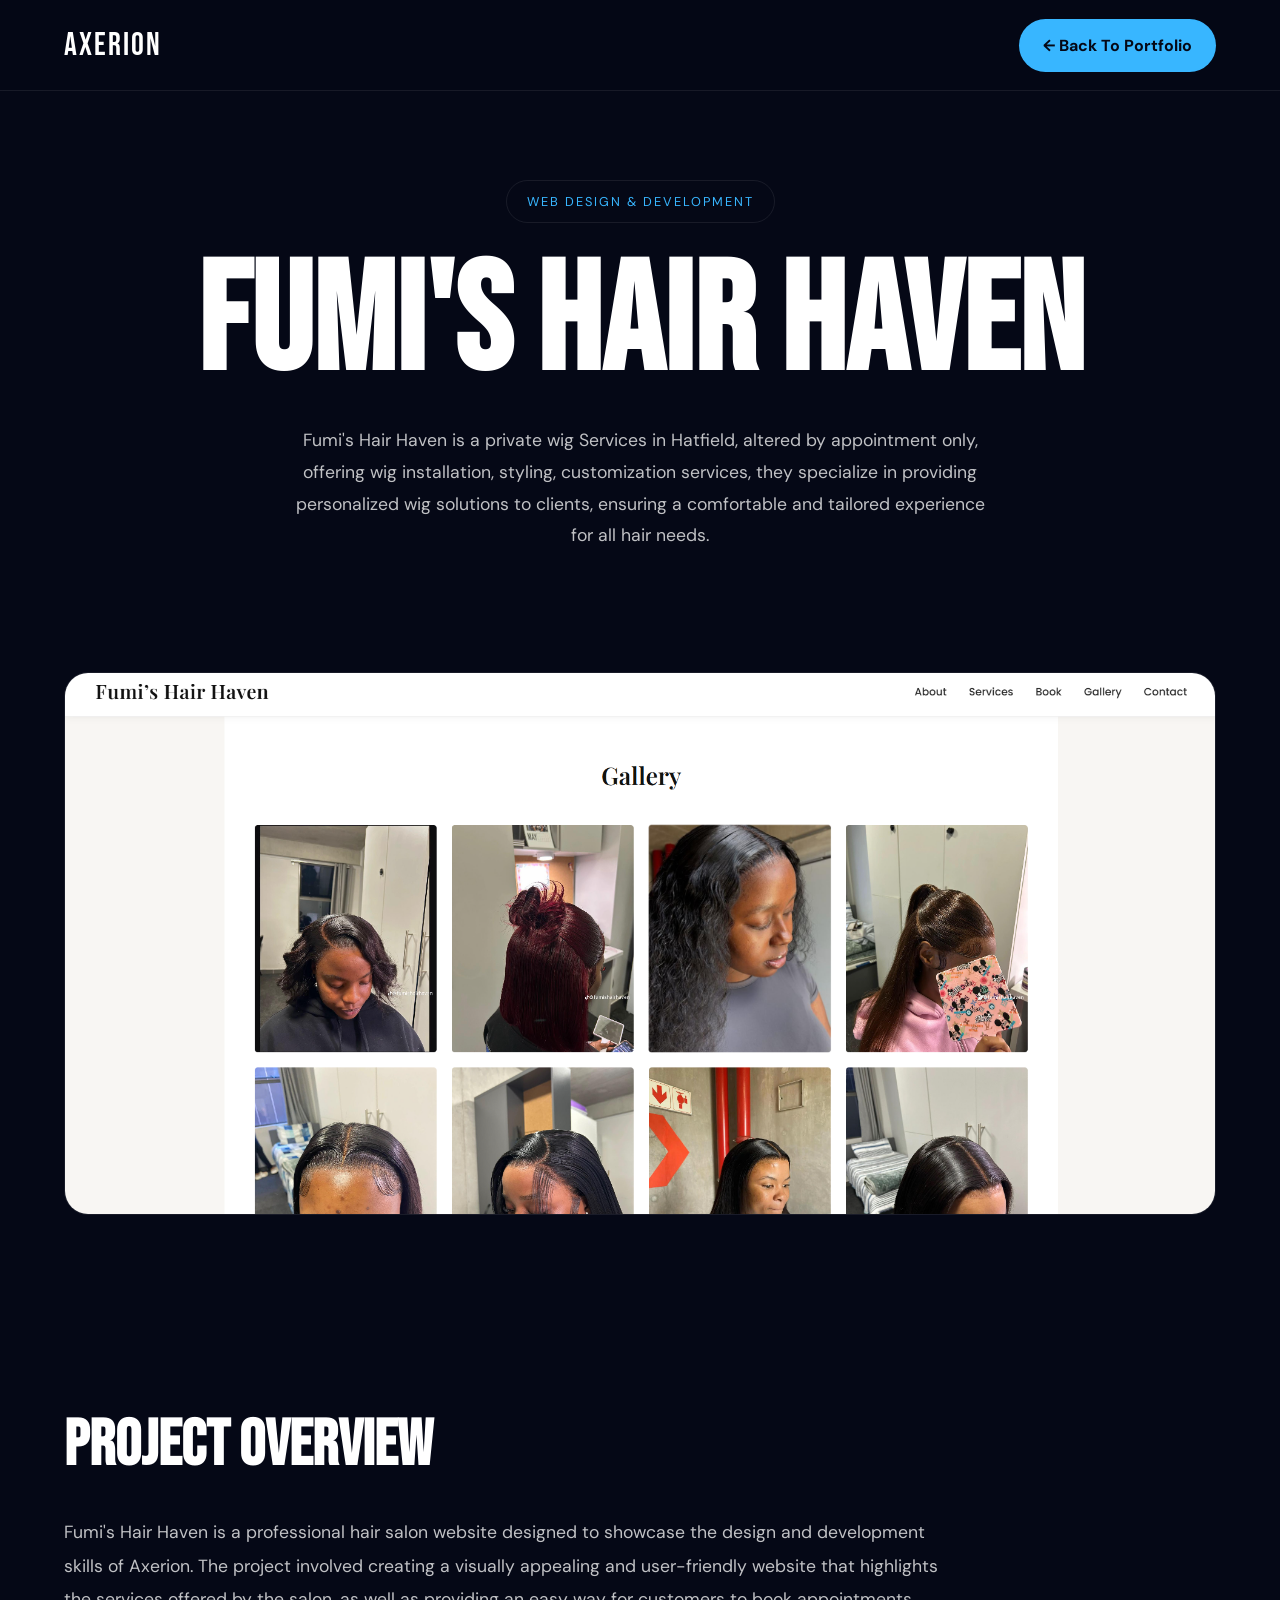
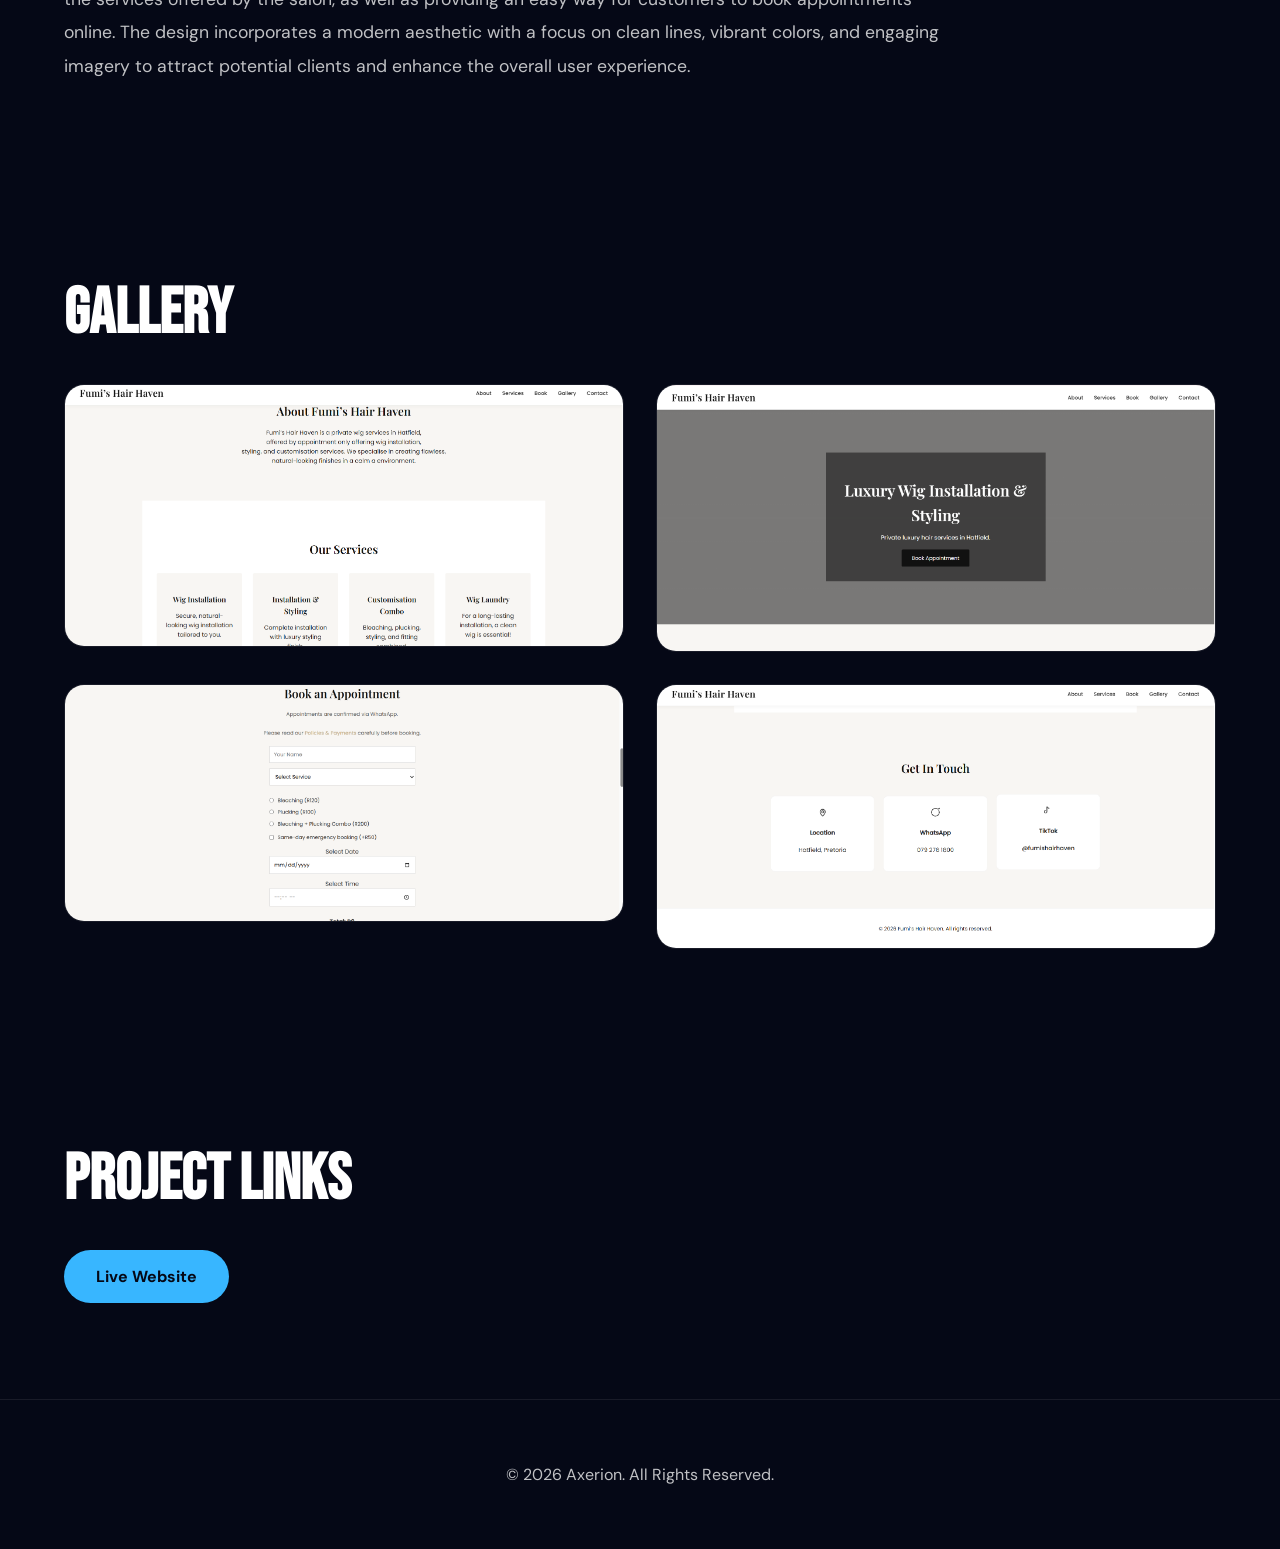
<file: Fumihair.html>
<!DOCTYPE html>
<html lang="en">
<head>
<meta charset="UTF-8">
<meta name="viewport" content="width=device-width, initial-scale=1.0">

<title>Fumihair | Axerion</title>

<link rel="preconnect" href="https://fonts.googleapis.com">
<link rel="icon" href="assets/images/Axerion_Logo.png" type="image/png"/>
<link rel="preconnect" href="https://fonts.gstatic.com" crossorigin>

<link href="https://fonts.googleapis.com/css2?family=Bebas+Neue&family=DM+Sans:wght@300;400;500;700&display=swap" rel="stylesheet">

<style>

/* ==========================
   RESET
========================== */

*{
margin:0;
padding:0;
box-sizing:border-box;
}

html{
scroll-behavior:smooth;
}

body{

font-family:'DM Sans',sans-serif;

background:#050816;

color:#ffffff;

overflow-x:hidden;
}

img{
display:block;
max-width:100%;
}

a{
text-decoration:none;
color:inherit;
}

/* ==========================
   VARIABLES
========================== */

:root{

--bg:#050816;

--surface:#0F172A;

--surface-light:#16213E;

--accent:#38B6FF;

--accent-dark:#0A4EA8;

--white:#ffffff;

--text:rgba(255,255,255,.75);

}

/* ==========================
   CONTAINER
========================== */

.container{

width:min(90%,1200px);

margin:auto;
}

/* ==========================
   NAVBAR
========================== */

.navbar{

position:fixed;

top:0;

left:0;

width:100%;

z-index:1000;

background:rgba(5,8,22,.85);

backdrop-filter:blur(20px);

border-bottom:
1px solid rgba(255,255,255,.08);
}

.navbar .container{

height:90px;

display:flex;

align-items:center;

justify-content:space-between;
}

.logo{

font-family:'Bebas Neue',sans-serif;

font-size:2rem;

letter-spacing:2px;
}

.back-btn{

padding:1rem 1.5rem;

background:var(--accent);

color:#050816;

font-weight:700;

border-radius:100px;
}

/* ==========================
   HERO
========================== */

.project-hero{

padding-top:180px;

padding-bottom:120px;

text-align:center;
}

.project-tag{

display:inline-block;

padding:.75rem 1.25rem;

border-radius:100px;

border:1px solid rgba(255,255,255,.08);

color:var(--accent);

font-size:.8rem;

letter-spacing:2px;

margin-bottom:2rem;
}

.project-hero h1{

font-family:'Bebas Neue',sans-serif;

font-size:clamp(5rem,12vw,10rem);

line-height:.9;

margin-bottom:2rem;
}

.project-hero p{

max-width:700px;

margin:auto;

font-size:1.1rem;

line-height:1.8;

color:var(--text);
}

/* ==========================
   COVER IMAGE
========================== */

.project-cover{

padding-bottom:6rem;
}

.project-cover img{

width:100%;

border-radius:24px;

border:
1px solid rgba(255,255,255,.08);
}

/* ==========================
   OVERVIEW
========================== */

.project-overview{

padding:6rem 0;
}

.section-title{

font-family:'Bebas Neue',sans-serif;

font-size:4rem;

margin-bottom:2rem;
}

.project-overview p{

max-width:900px;

line-height:1.9;

font-size:1.1rem;

color:var(--text);
}

/* ==========================
   GALLERY
========================== */

.gallery{

padding:6rem 0;
}

.gallery-grid{

display:grid;

grid-template-columns:
repeat(2,1fr);

gap:2rem;
}

.gallery-grid img{

width:100%;

border-radius:20px;

border:
1px solid rgba(255,255,255,.08);

transition:.3s ease;
}

.gallery-grid img:hover{

transform:translateY(-8px);
}

/* ==========================
   LINKS
========================== */

.project-links{

padding:6rem 0;
}

.link-buttons{

display:flex;

gap:1rem;

flex-wrap:wrap;
}

.project-btn{

padding:1rem 2rem;

background:var(--accent);

color:#050816;

font-weight:700;

border-radius:100px;

transition:.3s;
}

.project-btn:hover{

transform:translateY(-3px);
}

/* ==========================
   FOOTER
========================== */

footer{

padding:4rem 0;

text-align:center;

color:var(--text);

border-top:
1px solid rgba(255,255,255,.08);
}

/* ==========================
   MOBILE
========================== */

@media(max-width:768px){

.project-hero{

padding-top:140px;
}

.project-hero h1{

font-size:4rem;
}

.gallery-grid{

grid-template-columns:1fr;
}

.section-title{

font-size:3rem;
}

.back-btn{

padding:.8rem 1.2rem;
}

}

</style>

</head>

<body>

<!-- NAVBAR -->

<nav class="navbar">

<div class="container">

<div class="logo">

AXERION

</div>

<a href="index.html" class="back-btn">

← Back To Portfolio

</a>

</div>

</nav>

<!-- HERO -->

<section class="project-hero">

<div class="container">

<span class="project-tag">

WEB DESIGN & DEVELOPMENT

</span>

<h1>

Fumi's Hair Haven

</h1>

<p>

Fumi's Hair Haven is a private wig Services in Hatfield, altered by appointment only, offering wig installation, styling, customization services,
 they specialize in providing personalized wig solutions to clients, ensuring a comfortable and tailored experience for all hair needs.

</p>

</div>

</section>

<!-- COVER IMAGE -->

<section class="project-cover">

<div class="container">

<img
src="assets/images/Fumi hero.png"
alt="Project Cover">

</div>

</section>

<!-- OVERVIEW -->

<section class="project-overview">

<div class="container">

<h2 class="section-title">

PROJECT OVERVIEW

</h2>

<p>
Fumi's Hair Haven is a professional hair salon website designed to showcase the design and development skills of Axerion.
 The project involved creating a visually appealing and user-friendly website that highlights the services offered by the salon, 
 as well as providing an easy way for customers to book appointments online. 
 The design incorporates a modern aesthetic with a focus on clean lines, vibrant colors, and engaging imagery to attract potential clients and enhance the overall user experience.

</p>

</div>

</section>

<!-- GALLERY -->

<section class="gallery">

<div class="container">

<h2 class="section-title">

GALLERY

</h2>

<div class="gallery-grid">

<img src="assets/images/Fumi1.png">

<img src="assets/images/Fumi2.png">

<img src="assets/images/Fumi3.png">

<img src="assets/images/Fumi4.png">

</div>

</div>

</section>

<!-- LINKS -->

<section class="project-links">

<div class="container">

<h2 class="section-title">

PROJECT LINKS

</h2>

<div class="link-buttons">

<a
href="https://tshegoszn.github.io/fumis-hair-haven/"
target="_blank"
class="project-btn">

Live Website

</a>



</div>

</div>

</section>

<footer>

© 2026 Axerion. All Rights Reserved.

</footer>

</body>
</html>
</file>
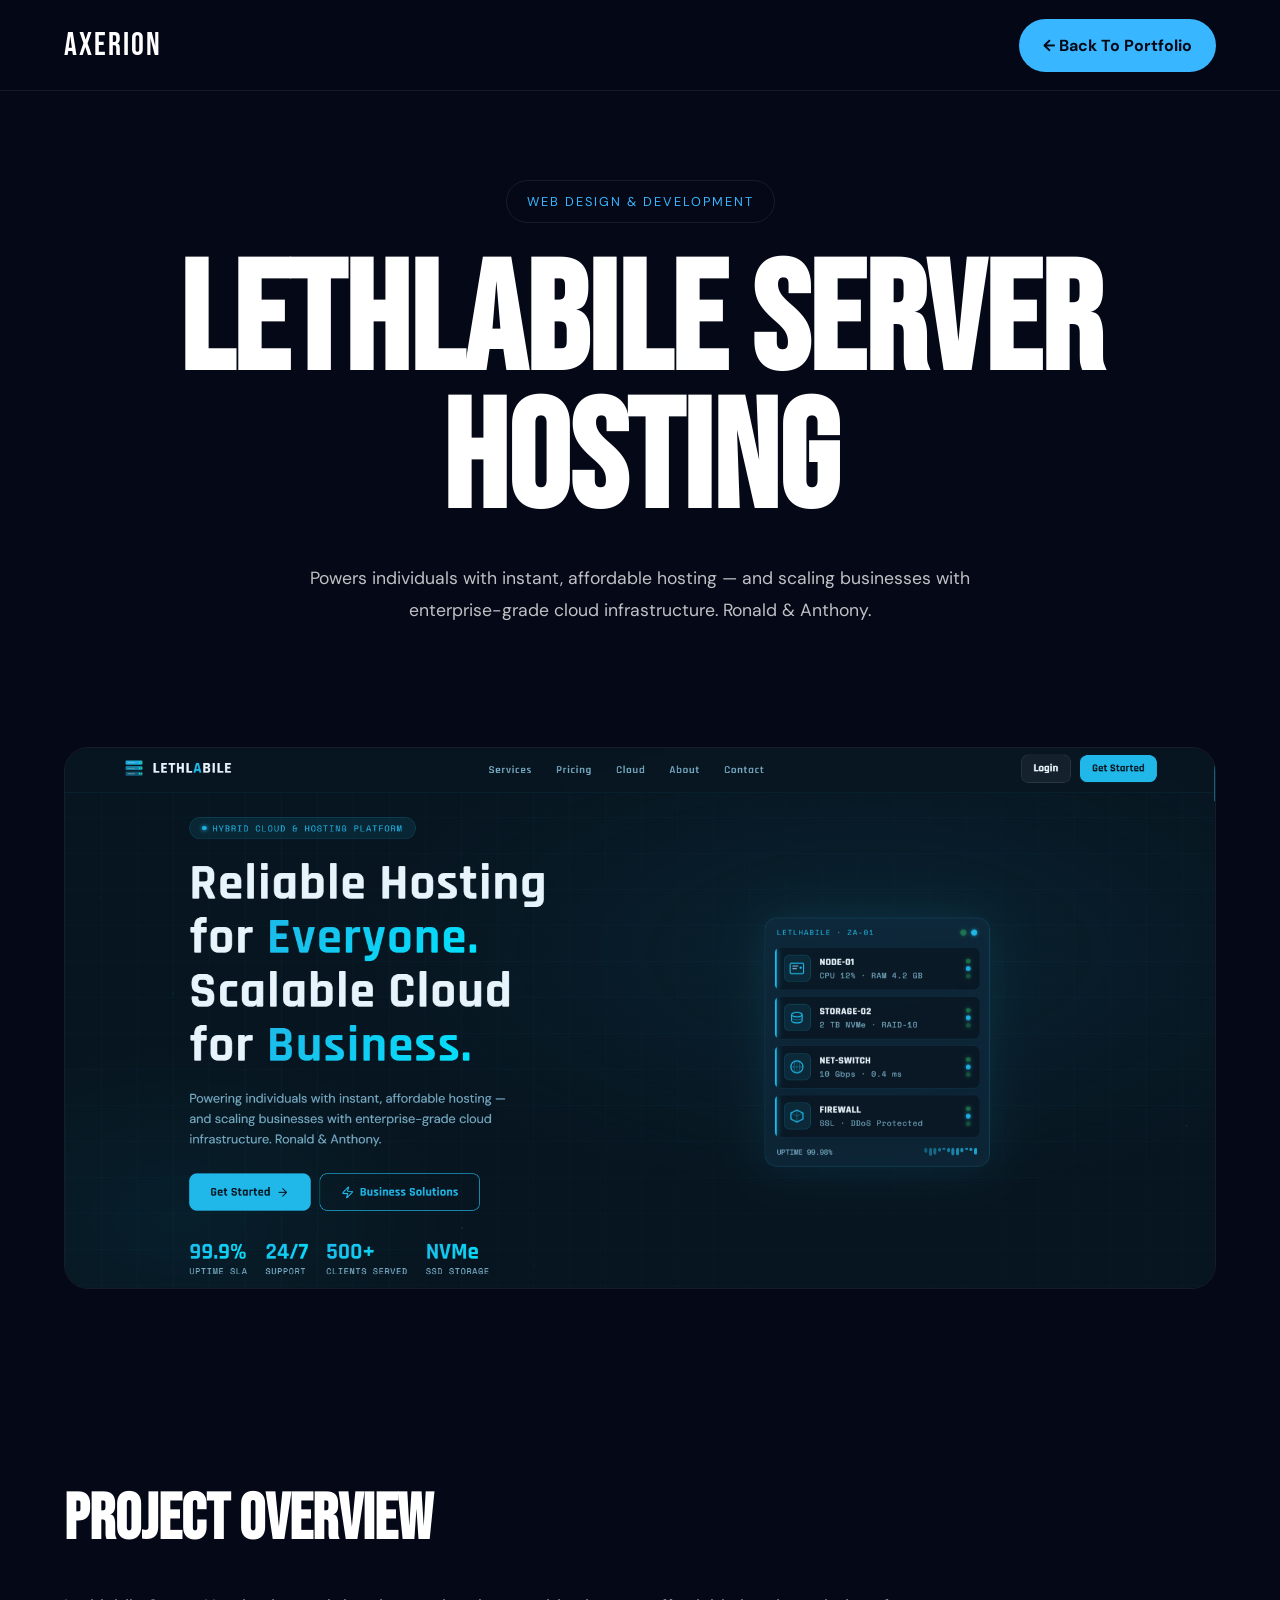
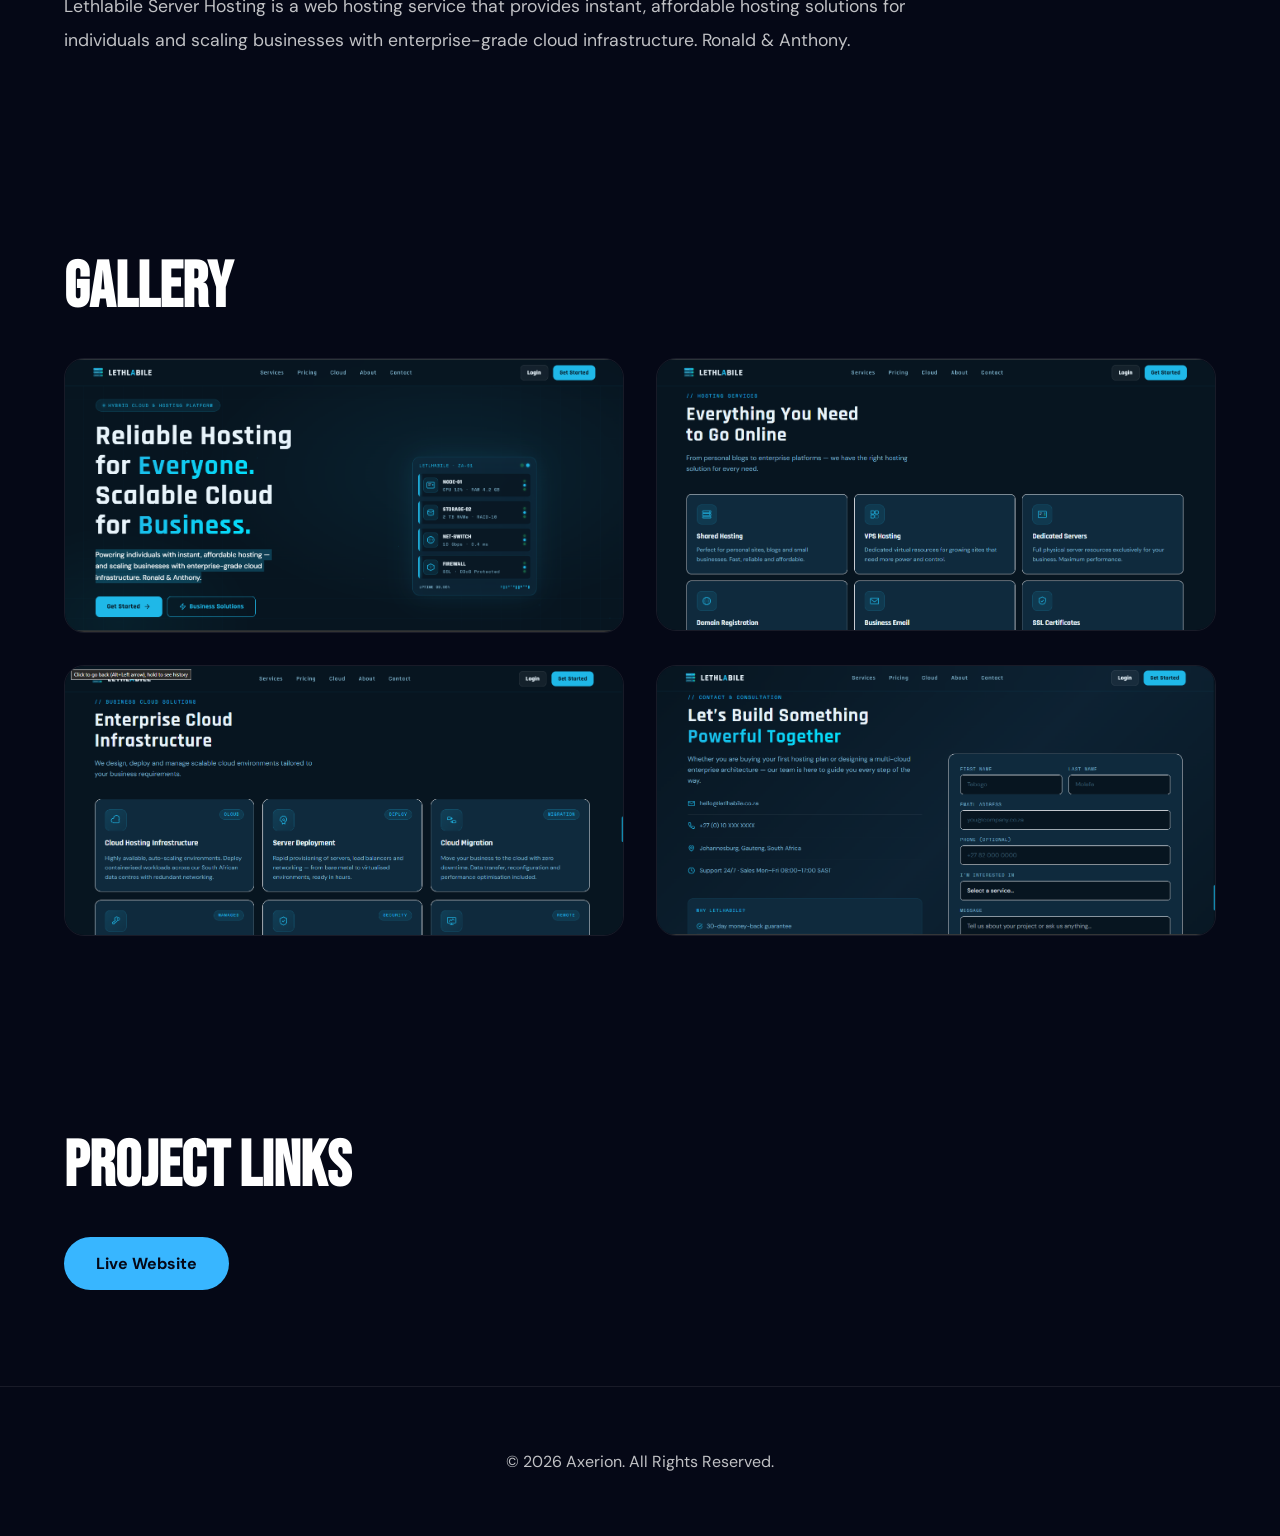
<file: Lethlabile.html>
<!DOCTYPE html>
<html lang="en">
<head>
<meta charset="UTF-8">
<meta name="viewport" content="width=device-width, initial-scale=1.0">

<title>Lethlabile | Axerion</title>

<link rel="preconnect" href="https://fonts.googleapis.com">
<link rel="icon" href="assets/images/Axerion_Logo.png" type="image/png"/>
<link rel="preconnect" href="https://fonts.gstatic.com" crossorigin>

<link href="https://fonts.googleapis.com/css2?family=Bebas+Neue&family=DM+Sans:wght@300;400;500;700&display=swap" rel="stylesheet">

<style>

/* ==========================
   RESET
========================== */

*{
margin:0;
padding:0;
box-sizing:border-box;
}

html{
scroll-behavior:smooth;
}

body{

font-family:'DM Sans',sans-serif;

background:#050816;

color:#ffffff;

overflow-x:hidden;
}

img{
display:block;
max-width:100%;
}

a{
text-decoration:none;
color:inherit;
}

/* ==========================
   VARIABLES
========================== */

:root{

--bg:#050816;

--surface:#0F172A;

--surface-light:#16213E;

--accent:#38B6FF;

--accent-dark:#0A4EA8;

--white:#ffffff;

--text:rgba(255,255,255,.75);

}

/* ==========================
   CONTAINER
========================== */

.container{

width:min(90%,1200px);

margin:auto;
}

/* ==========================
   NAVBAR
========================== */

.navbar{

position:fixed;

top:0;

left:0;

width:100%;

z-index:1000;

background:rgba(5,8,22,.85);

backdrop-filter:blur(20px);

border-bottom:
1px solid rgba(255,255,255,.08);
}

.navbar .container{

height:90px;

display:flex;

align-items:center;

justify-content:space-between;
}

.logo{

font-family:'Bebas Neue',sans-serif;

font-size:2rem;

letter-spacing:2px;
}

.back-btn{

padding:1rem 1.5rem;

background:var(--accent);

color:#050816;

font-weight:700;

border-radius:100px;
}

/* ==========================
   HERO
========================== */

.project-hero{

padding-top:180px;

padding-bottom:120px;

text-align:center;
}

.project-tag{

display:inline-block;

padding:.75rem 1.25rem;

border-radius:100px;

border:1px solid rgba(255,255,255,.08);

color:var(--accent);

font-size:.8rem;

letter-spacing:2px;

margin-bottom:2rem;
}

.project-hero h1{

font-family:'Bebas Neue',sans-serif;

font-size:clamp(5rem,12vw,10rem);

line-height:.9;

margin-bottom:2rem;
}

.project-hero p{

max-width:700px;

margin:auto;

font-size:1.1rem;

line-height:1.8;

color:var(--text);
}

/* ==========================
   COVER IMAGE
========================== */

.project-cover{

padding-bottom:6rem;
}

.project-cover img{

width:100%;

border-radius:24px;

border:
1px solid rgba(255,255,255,.08);
}

/* ==========================
   OVERVIEW
========================== */

.project-overview{

padding:6rem 0;
}

.section-title{

font-family:'Bebas Neue',sans-serif;

font-size:4rem;

margin-bottom:2rem;
}

.project-overview p{

max-width:900px;

line-height:1.9;

font-size:1.1rem;

color:var(--text);
}

/* ==========================
   GALLERY
========================== */

.gallery{

padding:6rem 0;
}

.gallery-grid{

display:grid;

grid-template-columns:
repeat(2,1fr);

gap:2rem;
}

.gallery-grid img{

width:100%;

border-radius:20px;

border:
1px solid rgba(255,255,255,.08);

transition:.3s ease;
}

.gallery-grid img:hover{

transform:translateY(-8px);
}

/* ==========================
   LINKS
========================== */

.project-links{

padding:6rem 0;
}

.link-buttons{

display:flex;

gap:1rem;

flex-wrap:wrap;
}

.project-btn{

padding:1rem 2rem;

background:var(--accent);

color:#050816;

font-weight:700;

border-radius:100px;

transition:.3s;
}

.project-btn:hover{

transform:translateY(-3px);
}

/* ==========================
   FOOTER
========================== */

footer{

padding:4rem 0;

text-align:center;

color:var(--text);

border-top:
1px solid rgba(255,255,255,.08);
}

/* ==========================
   MOBILE
========================== */

@media(max-width:768px){

.project-hero{

padding-top:140px;
}

.project-hero h1{

font-size:4rem;
}

.gallery-grid{

grid-template-columns:1fr;
}

.section-title{

font-size:3rem;
}

.back-btn{

padding:.8rem 1.2rem;
}

}

</style>

</head>

<body>

<!-- NAVBAR -->

<nav class="navbar">

<div class="container">

<div class="logo">

AXERION

</div>

<a href="index.html" class="back-btn">

← Back To Portfolio

</a>

</div>

</nav>

<!-- HERO -->

<section class="project-hero">

<div class="container">

<span class="project-tag">

WEB DESIGN & DEVELOPMENT

</span>

<h1>

Lethlabile Server Hosting

</h1>

<p>
Powers individuals with instant, affordable hosting — and scaling businesses with enterprise-grade cloud infrastructure. Ronald & Anthony.

</p>

</div>

</section>

<!-- COVER IMAGE -->

<section class="project-cover">

<div class="container">

<img
src="assets/images/lethlabile hero.png"
alt="Project Cover">

</div>

</section>

<!-- OVERVIEW -->

<section class="project-overview">

<div class="container">

<h2 class="section-title">

PROJECT OVERVIEW

</h2>

<p>

Lethlabile Server Hosting is a web hosting service that provides instant,
 affordable hosting solutions for individuals and scaling businesses with enterprise-grade cloud infrastructure. 
 Ronald & Anthony.

</p>

</div>

</section>

<!-- GALLERY -->

<section class="gallery">

<div class="container">

<h2 class="section-title">

GALLERY

</h2>

<div class="gallery-grid">

<img src="assets/images/lethlabile1.png">

<img src="assets/images/lethlabile2.png">

<img src="assets/images/lethlabile3.png">

<img src="assets/images/lethlabile4.png">

</div>

</div>

</section>

<!-- LINKS -->

<section class="project-links">

<div class="container">

<h2 class="section-title">

PROJECT LINKS

</h2>

<div class="link-buttons">

<a
href="https://letlhabile.vercel.app/"
target="_blank"
class="project-btn">

Live Website

</a>


</div>

</div>

</section>

<footer>

© 2026 Axerion. All Rights Reserved.

</footer>

</body>
</html>
</file>
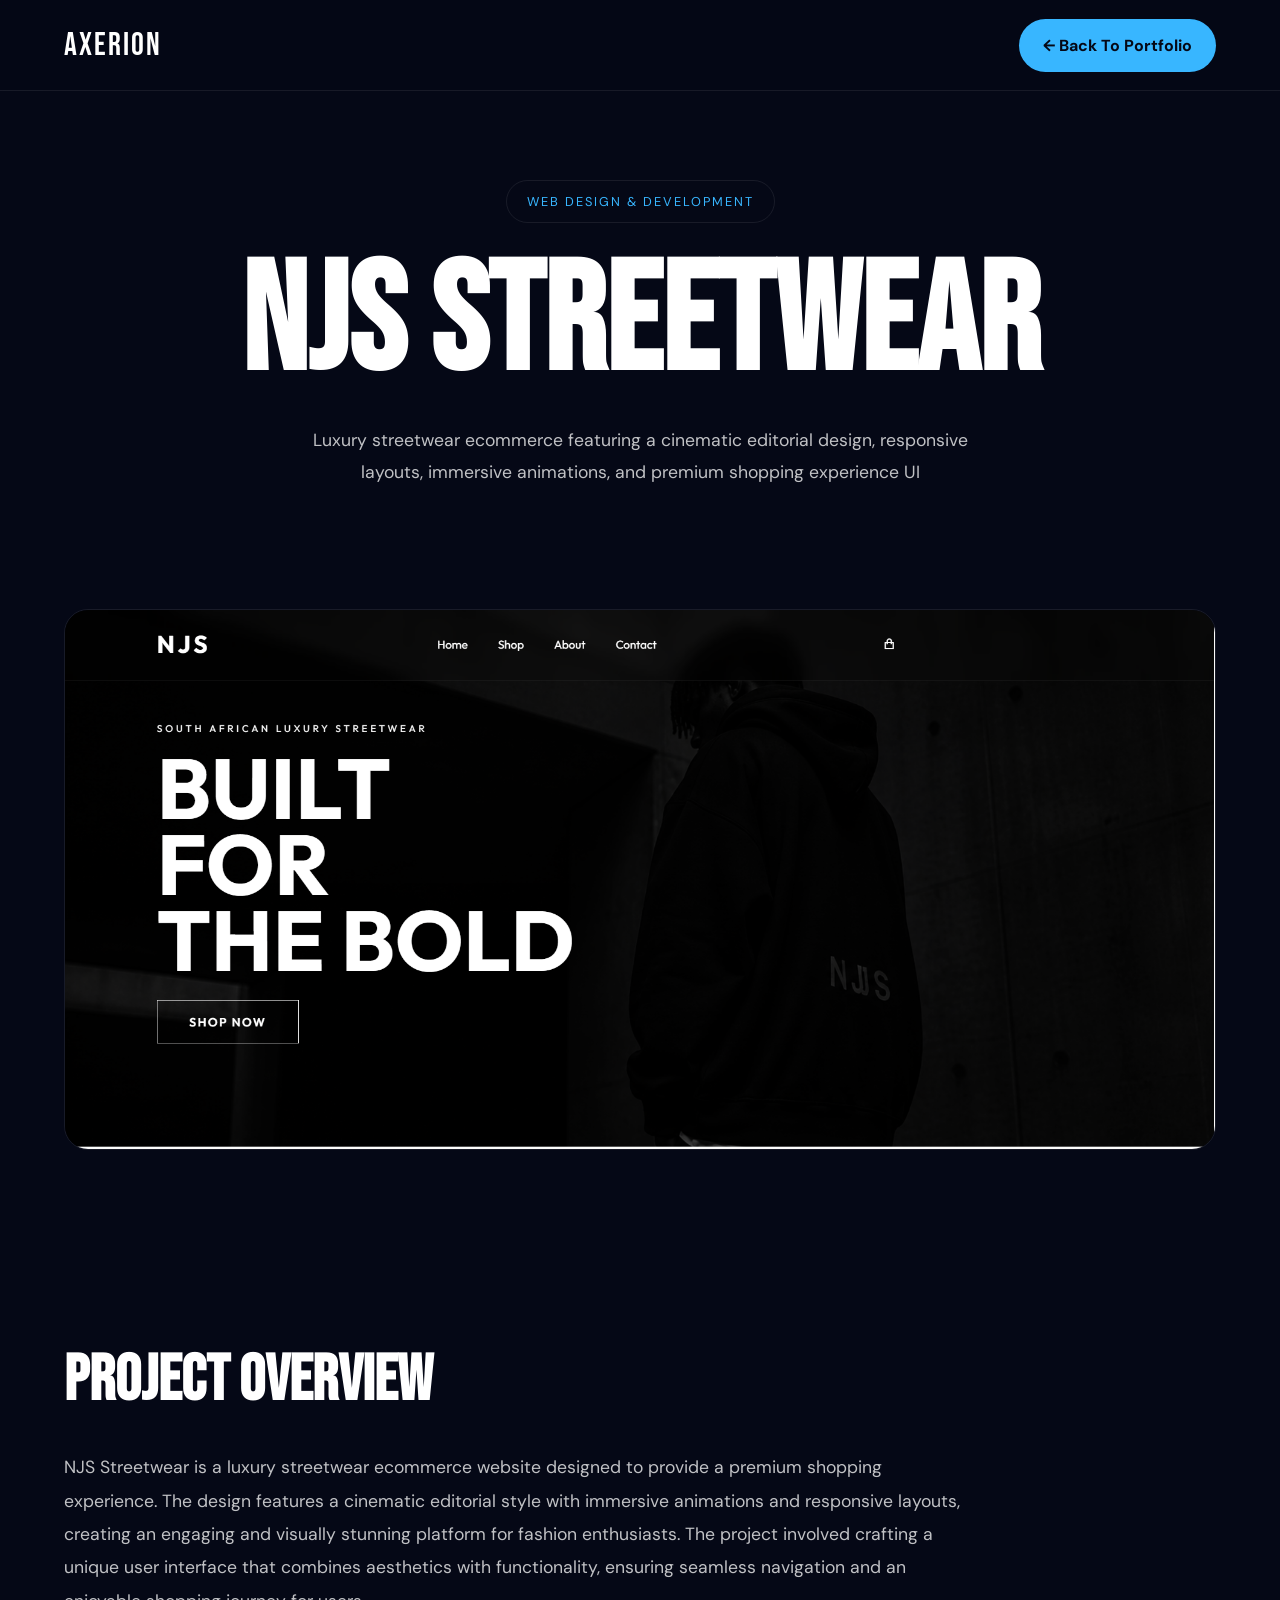
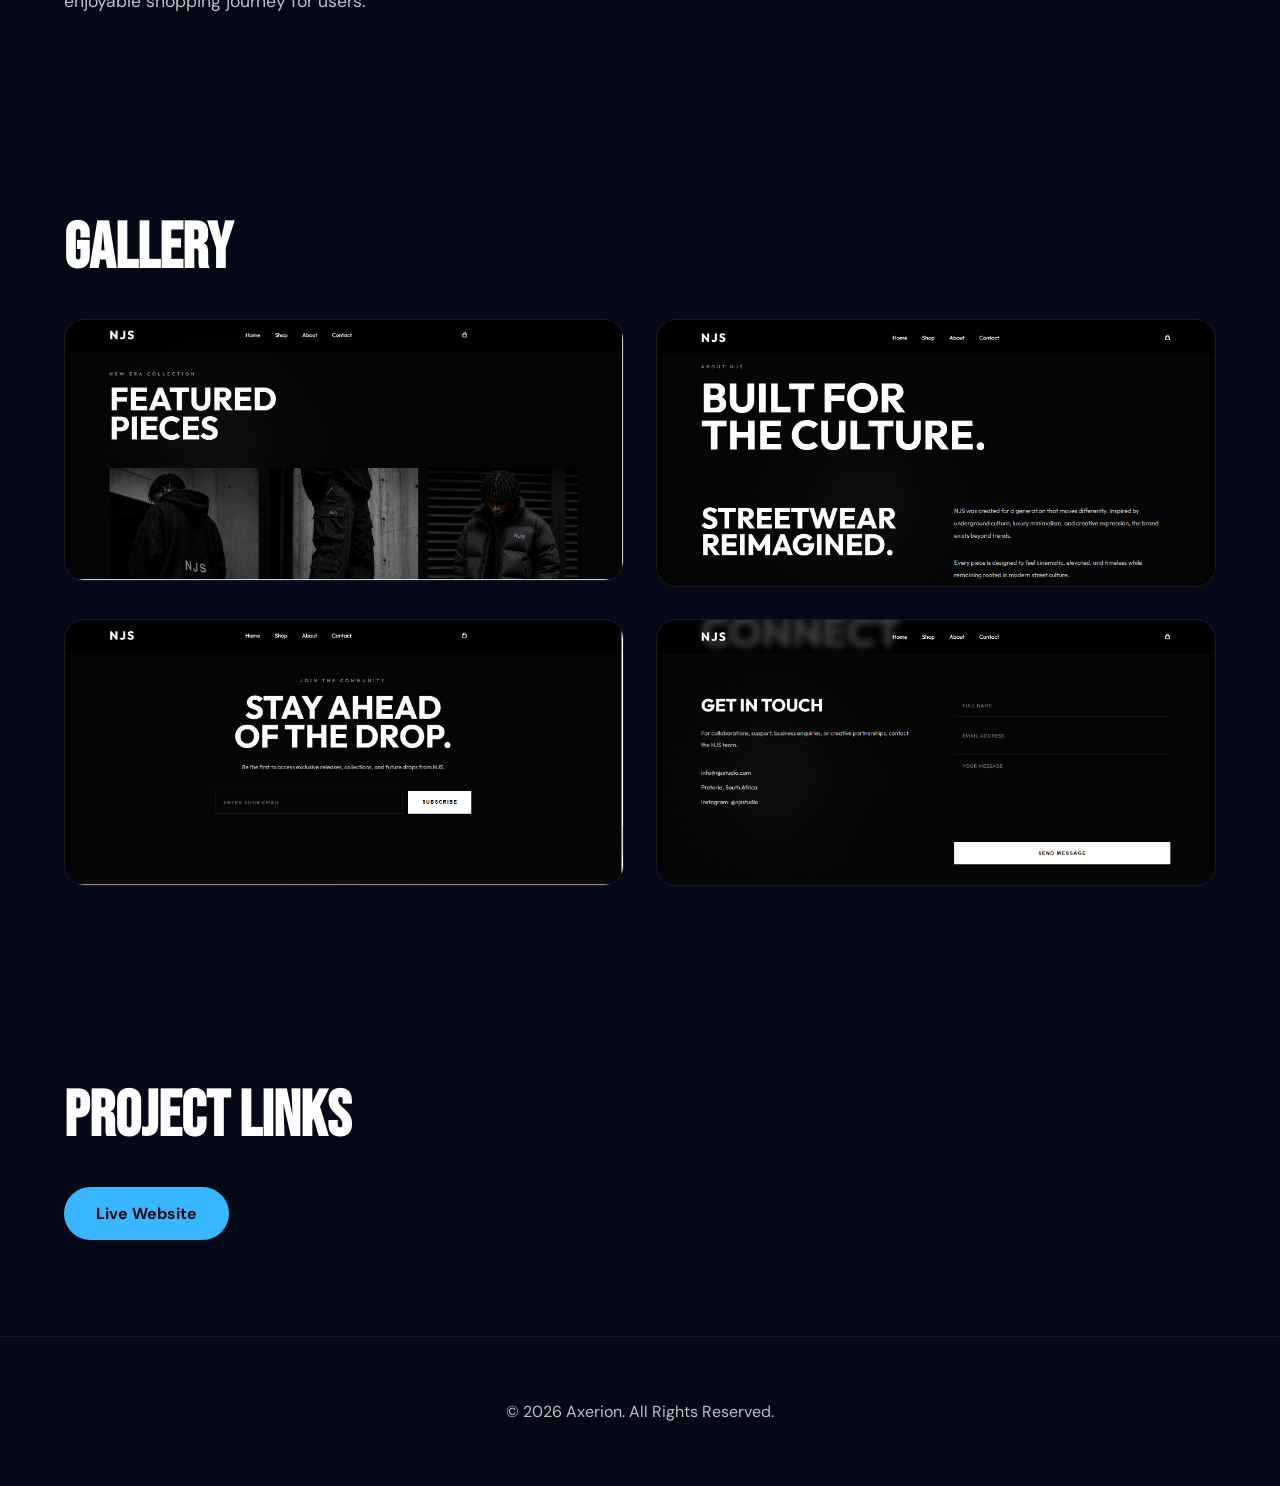
<file: NJS.html>
<!DOCTYPE html>
<html lang="en">
<head>
<meta charset="UTF-8">
<meta name="viewport" content="width=device-width, initial-scale=1.0">

<title>NJS Streetwear | Axerion</title>
<link rel="icon" href="assets/images/Axerion_Logo.png" type="image/png"/>

<link rel="preconnect" href="https://fonts.googleapis.com">
<link rel="preconnect" href="https://fonts.gstatic.com" crossorigin>

<link href="https://fonts.googleapis.com/css2?family=Bebas+Neue&family=DM+Sans:wght@300;400;500;700&display=swap" rel="stylesheet">

<style>

/* ==========================%
   RESET
========================== */

*{
margin:0;
padding:0;
box-sizing:border-box;
}

html{
scroll-behavior:smooth;
}

body{

font-family:'DM Sans',sans-serif;

background:#050816;

color:#ffffff;

overflow-x:hidden;
}

img{
display:block;
max-width:100%;
}

a{
text-decoration:none;
color:inherit;
}

/* ==========================
   VARIABLES
========================== */

:root{

--bg:#050816;

--surface:#0F172A;

--surface-light:#16213E;

--accent:#38B6FF;

--accent-dark:#0A4EA8;

--white:#ffffff;

--text:rgba(255,255,255,.75);

}

/* ==========================
   CONTAINER
========================== */

.container{

width:min(90%,1200px);

margin:auto;
}

/* ==========================
   NAVBAR
========================== */

.navbar{

position:fixed;

top:0;

left:0;

width:100%;

z-index:1000;

background:rgba(5,8,22,.85);

backdrop-filter:blur(20px);

border-bottom:
1px solid rgba(255,255,255,.08);
}

.navbar .container{

height:90px;

display:flex;

align-items:center;

justify-content:space-between;
}

.logo{

font-family:'Bebas Neue',sans-serif;

font-size:2rem;

letter-spacing:2px;
}

.back-btn{

padding:1rem 1.5rem;

background:var(--accent);

color:#050816;

font-weight:700;

border-radius:100px;
}

/* ==========================
   HERO
========================== */

.project-hero{

padding-top:180px;

padding-bottom:120px;

text-align:center;
}

.project-tag{

display:inline-block;

padding:.75rem 1.25rem;

border-radius:100px;

border:1px solid rgba(255,255,255,.08);

color:var(--accent);

font-size:.8rem;

letter-spacing:2px;

margin-bottom:2rem;
}

.project-hero h1{

font-family:'Bebas Neue',sans-serif;

font-size:clamp(5rem,12vw,10rem);

line-height:.9;

margin-bottom:2rem;
}

.project-hero p{

max-width:700px;

margin:auto;

font-size:1.1rem;

line-height:1.8;

color:var(--text);
}

/* ==========================
   COVER IMAGE
========================== */

.project-cover{

padding-bottom:6rem;
}

.project-cover img{

width:100%;

border-radius:24px;

border:
1px solid rgba(255,255,255,.08);
}

/* ==========================
   OVERVIEW
========================== */

.project-overview{

padding:6rem 0;
}

.section-title{

font-family:'Bebas Neue',sans-serif;

font-size:4rem;

margin-bottom:2rem;
}

.project-overview p{

max-width:900px;

line-height:1.9;

font-size:1.1rem;

color:var(--text);
}

/* ==========================
   GALLERY
========================== */

.gallery{

padding:6rem 0;
}

.gallery-grid{

display:grid;

grid-template-columns:
repeat(2,1fr);

gap:2rem;
}

.gallery-grid img{

width:100%;

border-radius:20px;

border:
1px solid rgba(255,255,255,.08);

transition:.3s ease;
}

.gallery-grid img:hover{

transform:translateY(-8px);
}

/* ==========================
   LINKS
========================== */

.project-links{

padding:6rem 0;
}

.link-buttons{

display:flex;

gap:1rem;

flex-wrap:wrap;
}

.project-btn{

padding:1rem 2rem;

background:var(--accent);

color:#050816;

font-weight:700;

border-radius:100px;

transition:.3s;
}

.project-btn:hover{

transform:translateY(-3px);
}

/* ==========================
   FOOTER
========================== */

footer{

padding:4rem 0;

text-align:center;

color:var(--text);

border-top:
1px solid rgba(255,255,255,.08);
}

/* ==========================
   MOBILE
========================== */

@media(max-width:768px){

.project-hero{

padding-top:140px;
}

.project-hero h1{

font-size:4rem;
}

.gallery-grid{

grid-template-columns:1fr;
}

.section-title{

font-size:3rem;
}

.back-btn{

padding:.8rem 1.2rem;
}

}

</style>

</head>

<body>

<!-- NAVBAR -->

<nav class="navbar">

<div class="container">

<div class="logo">

AXERION

</div>

<a href="index.html" class="back-btn">

← Back To Portfolio

</a>

</div>

</nav>

<!-- HERO -->

<section class="project-hero">

<div class="container">

<span class="project-tag">

WEB DESIGN & DEVELOPMENT

</span>

<h1>
NJS Streetwear

</h1>

<p>

Luxury streetwear ecommerce featuring a cinematic editorial design, responsive layouts, immersive animations, and premium shopping experience UI

</p>

</div>

</section>

<!-- COVER IMAGE -->

<section class="project-cover">

<div class="container">

<img
src="assets/images/Njs hero.png"
alt="Project Cover">

</div>

</section>

<!-- OVERVIEW -->

<section class="project-overview">

<div class="container">

<h2 class="section-title">

PROJECT OVERVIEW

</h2>

<p>
NJS Streetwear is a luxury streetwear ecommerce website designed to provide a premium shopping experience.
 The design features a cinematic editorial style with immersive animations and responsive layouts,
  creating an engaging and visually stunning platform for fashion enthusiasts. The project involved crafting a unique user interface that combines aesthetics with functionality, ensuring seamless navigation and an enjoyable shopping journey for users.

</p>

</div>

</section>

<!-- GALLERY -->

<section class="gallery">

<div class="container">

<h2 class="section-title">

GALLERY

</h2>

<div class="gallery-grid">

<img src="assets/images/Njs 1.png">

<img src="assets/images/Njs 2.png">

<img src="assets/images/Njs 3.png">

<img src="assets/images/Njs 4.png">

</div>

</div>

</section>

<!-- LINKS -->

<section class="project-links">

<div class="container">

<h2 class="section-title">

PROJECT LINKS

</h2>

<div class="link-buttons">

<a
href="https://tshegoszn.github.io/NJS-Streetwear/"
target="_blank"
class="project-btn">

Live Website

</a>



</div>

</div>

</section>

<footer>

© 2026 Axerion. All Rights Reserved.

</footer>

</body>
</html>
</file>
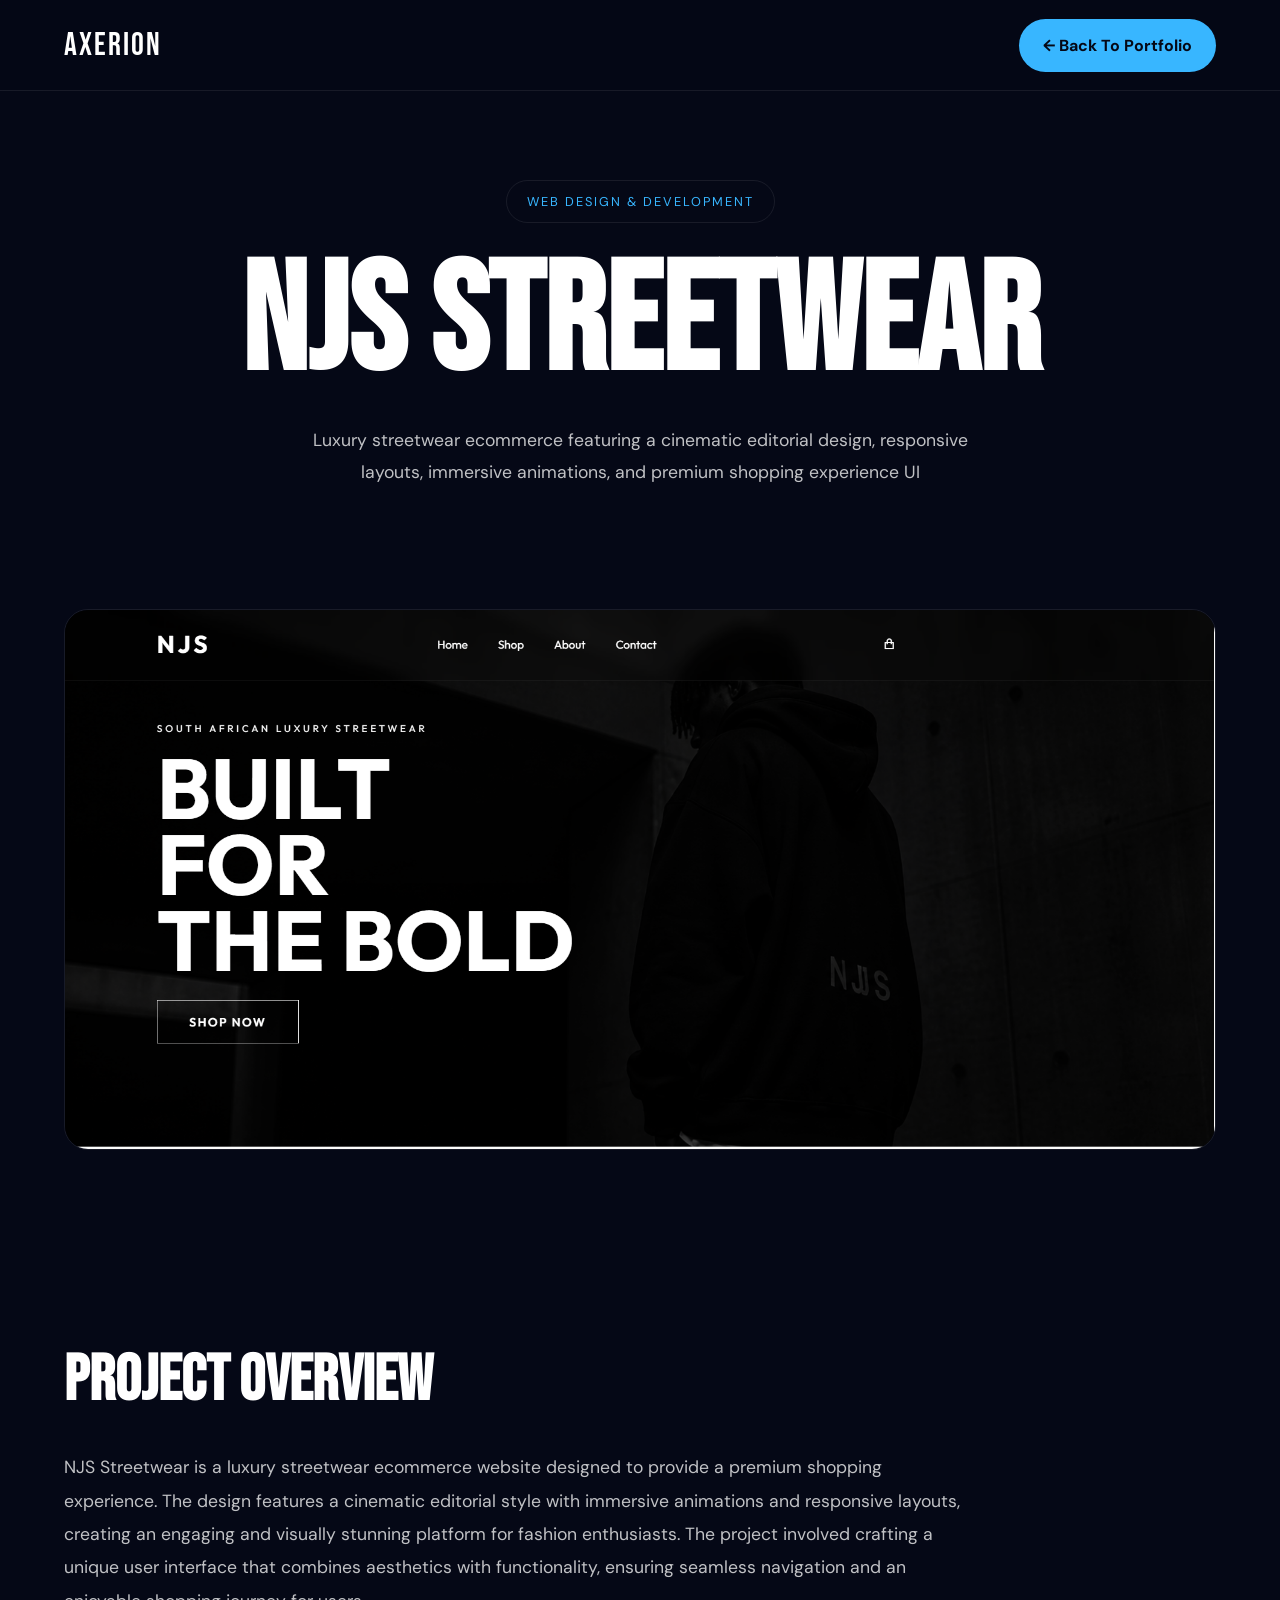
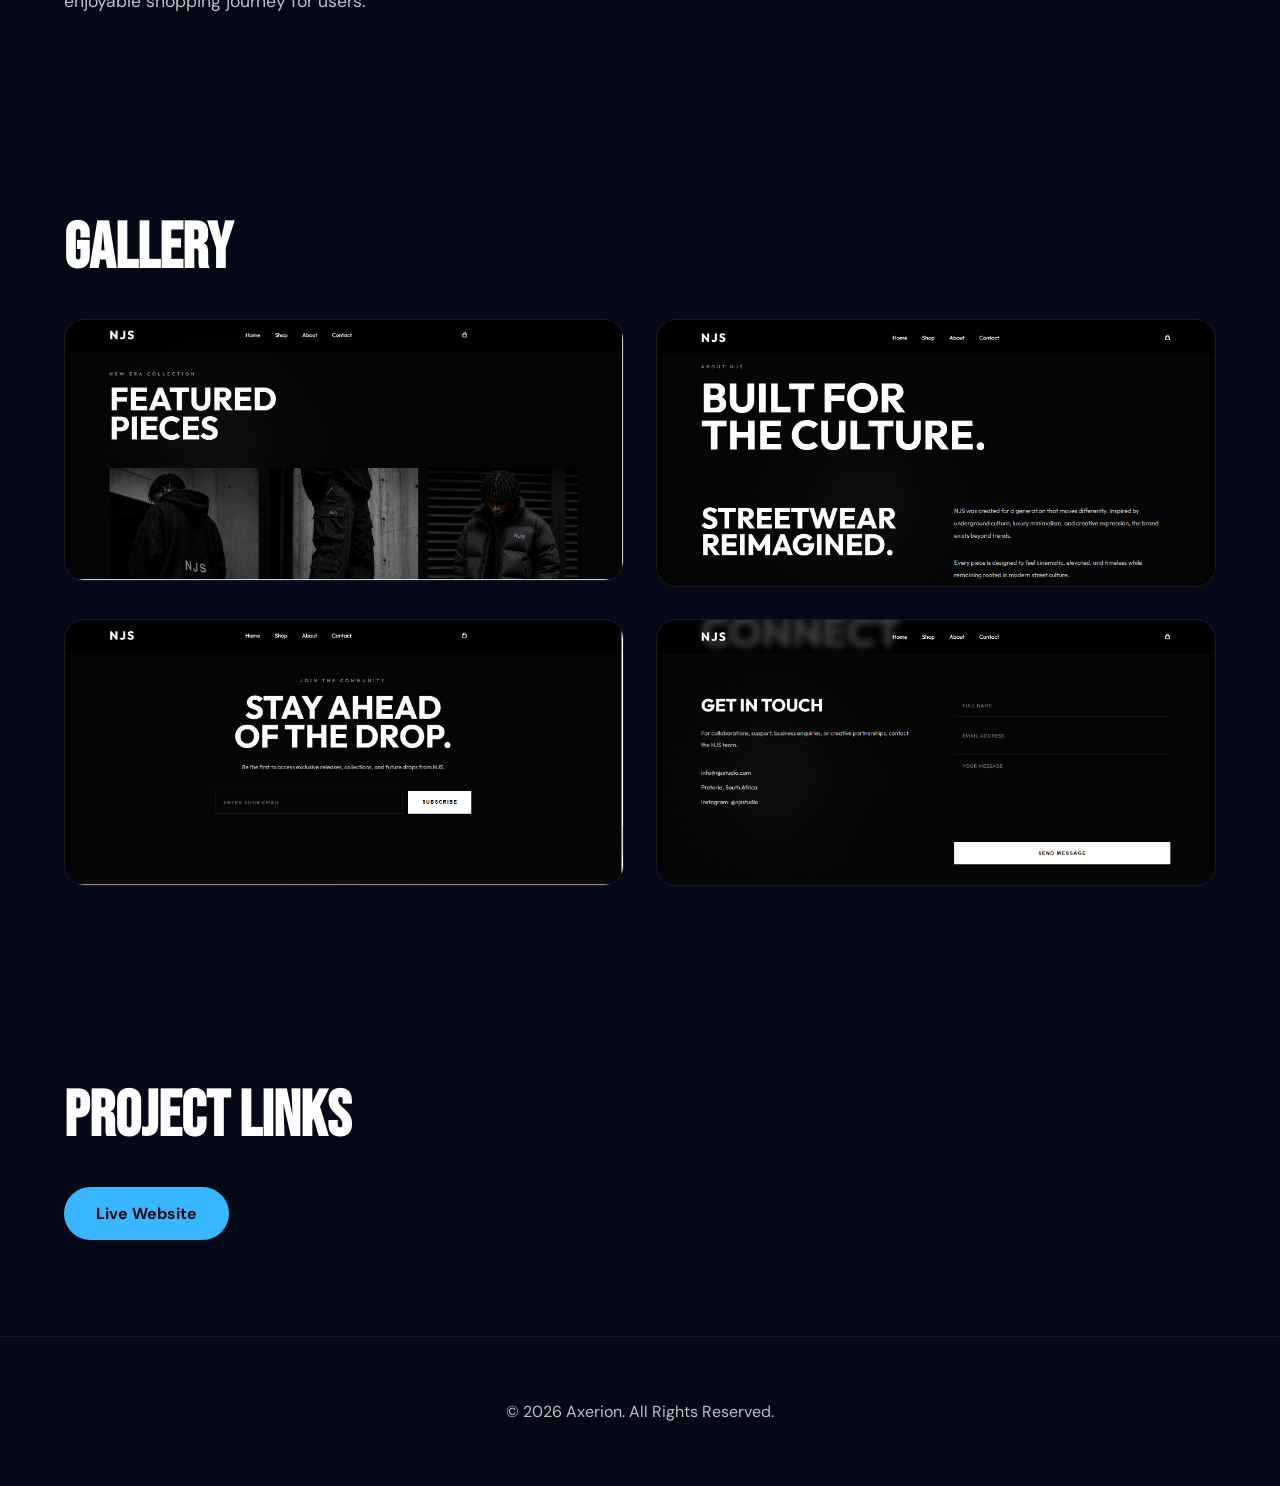
<file: NjS.html>
<!DOCTYPE html>
<html lang="en">
<head>
<meta charset="UTF-8">
<meta name="viewport" content="width=device-width, initial-scale=1.0">

<title>NJS Streetwear | Axerion</title>
<link rel="icon" href="assets/images/Axerion_Logo.png" type="image/png"/>

<link rel="preconnect" href="https://fonts.googleapis.com">
<link rel="preconnect" href="https://fonts.gstatic.com" crossorigin>

<link href="https://fonts.googleapis.com/css2?family=Bebas+Neue&family=DM+Sans:wght@300;400;500;700&display=swap" rel="stylesheet">

<style>

/* ==========================%
   RESET
========================== */

*{
margin:0;
padding:0;
box-sizing:border-box;
}

html{
scroll-behavior:smooth;
}

body{

font-family:'DM Sans',sans-serif;

background:#050816;

color:#ffffff;

overflow-x:hidden;
}

img{
display:block;
max-width:100%;
}

a{
text-decoration:none;
color:inherit;
}

/* ==========================
   VARIABLES
========================== */

:root{

--bg:#050816;

--surface:#0F172A;

--surface-light:#16213E;

--accent:#38B6FF;

--accent-dark:#0A4EA8;

--white:#ffffff;

--text:rgba(255,255,255,.75);

}

/* ==========================
   CONTAINER
========================== */

.container{

width:min(90%,1200px);

margin:auto;
}

/* ==========================
   NAVBAR
========================== */

.navbar{

position:fixed;

top:0;

left:0;

width:100%;

z-index:1000;

background:rgba(5,8,22,.85);

backdrop-filter:blur(20px);

border-bottom:
1px solid rgba(255,255,255,.08);
}

.navbar .container{

height:90px;

display:flex;

align-items:center;

justify-content:space-between;
}

.logo{

font-family:'Bebas Neue',sans-serif;

font-size:2rem;

letter-spacing:2px;
}

.back-btn{

padding:1rem 1.5rem;

background:var(--accent);

color:#050816;

font-weight:700;

border-radius:100px;
}

/* ==========================
   HERO
========================== */

.project-hero{

padding-top:180px;

padding-bottom:120px;

text-align:center;
}

.project-tag{

display:inline-block;

padding:.75rem 1.25rem;

border-radius:100px;

border:1px solid rgba(255,255,255,.08);

color:var(--accent);

font-size:.8rem;

letter-spacing:2px;

margin-bottom:2rem;
}

.project-hero h1{

font-family:'Bebas Neue',sans-serif;

font-size:clamp(5rem,12vw,10rem);

line-height:.9;

margin-bottom:2rem;
}

.project-hero p{

max-width:700px;

margin:auto;

font-size:1.1rem;

line-height:1.8;

color:var(--text);
}

/* ==========================
   COVER IMAGE
========================== */

.project-cover{

padding-bottom:6rem;
}

.project-cover img{

width:100%;

border-radius:24px;

border:
1px solid rgba(255,255,255,.08);
}

/* ==========================
   OVERVIEW
========================== */

.project-overview{

padding:6rem 0;
}

.section-title{

font-family:'Bebas Neue',sans-serif;

font-size:4rem;

margin-bottom:2rem;
}

.project-overview p{

max-width:900px;

line-height:1.9;

font-size:1.1rem;

color:var(--text);
}

/* ==========================
   GALLERY
========================== */

.gallery{

padding:6rem 0;
}

.gallery-grid{

display:grid;

grid-template-columns:
repeat(2,1fr);

gap:2rem;
}

.gallery-grid img{

width:100%;

border-radius:20px;

border:
1px solid rgba(255,255,255,.08);

transition:.3s ease;
}

.gallery-grid img:hover{

transform:translateY(-8px);
}

/* ==========================
   LINKS
========================== */

.project-links{

padding:6rem 0;
}

.link-buttons{

display:flex;

gap:1rem;

flex-wrap:wrap;
}

.project-btn{

padding:1rem 2rem;

background:var(--accent);

color:#050816;

font-weight:700;

border-radius:100px;

transition:.3s;
}

.project-btn:hover{

transform:translateY(-3px);
}

/* ==========================
   FOOTER
========================== */

footer{

padding:4rem 0;

text-align:center;

color:var(--text);

border-top:
1px solid rgba(255,255,255,.08);
}

/* ==========================
   MOBILE
========================== */

@media(max-width:768px){

.project-hero{

padding-top:140px;
}

.project-hero h1{

font-size:4rem;
}

.gallery-grid{

grid-template-columns:1fr;
}

.section-title{

font-size:3rem;
}

.back-btn{

padding:.8rem 1.2rem;
}

}

</style>

</head>

<body>

<!-- NAVBAR -->

<nav class="navbar">

<div class="container">

<div class="logo">

AXERION

</div>

<a href="index.html" class="back-btn">

← Back To Portfolio

</a>

</div>

</nav>

<!-- HERO -->

<section class="project-hero">

<div class="container">

<span class="project-tag">

WEB DESIGN & DEVELOPMENT

</span>

<h1>
NJS Streetwear

</h1>

<p>

Luxury streetwear ecommerce featuring a cinematic editorial design, responsive layouts, immersive animations, and premium shopping experience UI

</p>

</div>

</section>

<!-- COVER IMAGE -->

<section class="project-cover">

<div class="container">

<img
src="assets/images/Njs hero.png"
alt="Project Cover">

</div>

</section>

<!-- OVERVIEW -->

<section class="project-overview">

<div class="container">

<h2 class="section-title">

PROJECT OVERVIEW

</h2>

<p>
NJS Streetwear is a luxury streetwear ecommerce website designed to provide a premium shopping experience.
 The design features a cinematic editorial style with immersive animations and responsive layouts,
  creating an engaging and visually stunning platform for fashion enthusiasts. The project involved crafting a unique user interface that combines aesthetics with functionality, ensuring seamless navigation and an enjoyable shopping journey for users.

</p>

</div>

</section>

<!-- GALLERY -->

<section class="gallery">

<div class="container">

<h2 class="section-title">

GALLERY

</h2>

<div class="gallery-grid">

<img src="assets/images/Njs 1.png">

<img src="assets/images/Njs 2.png">

<img src="assets/images/Njs 3.png">

<img src="assets/images/Njs 4.png">

</div>

</div>

</section>

<!-- LINKS -->

<section class="project-links">

<div class="container">

<h2 class="section-title">

PROJECT LINKS

</h2>

<div class="link-buttons">

<a
href="https://tshegoszn.github.io/NJS-Streetwear/"
target="_blank"
class="project-btn">

Live Website

</a>



</div>

</div>

</section>

<footer>

© 2026 Axerion. All Rights Reserved.

</footer>

</body>
</html>
</file>
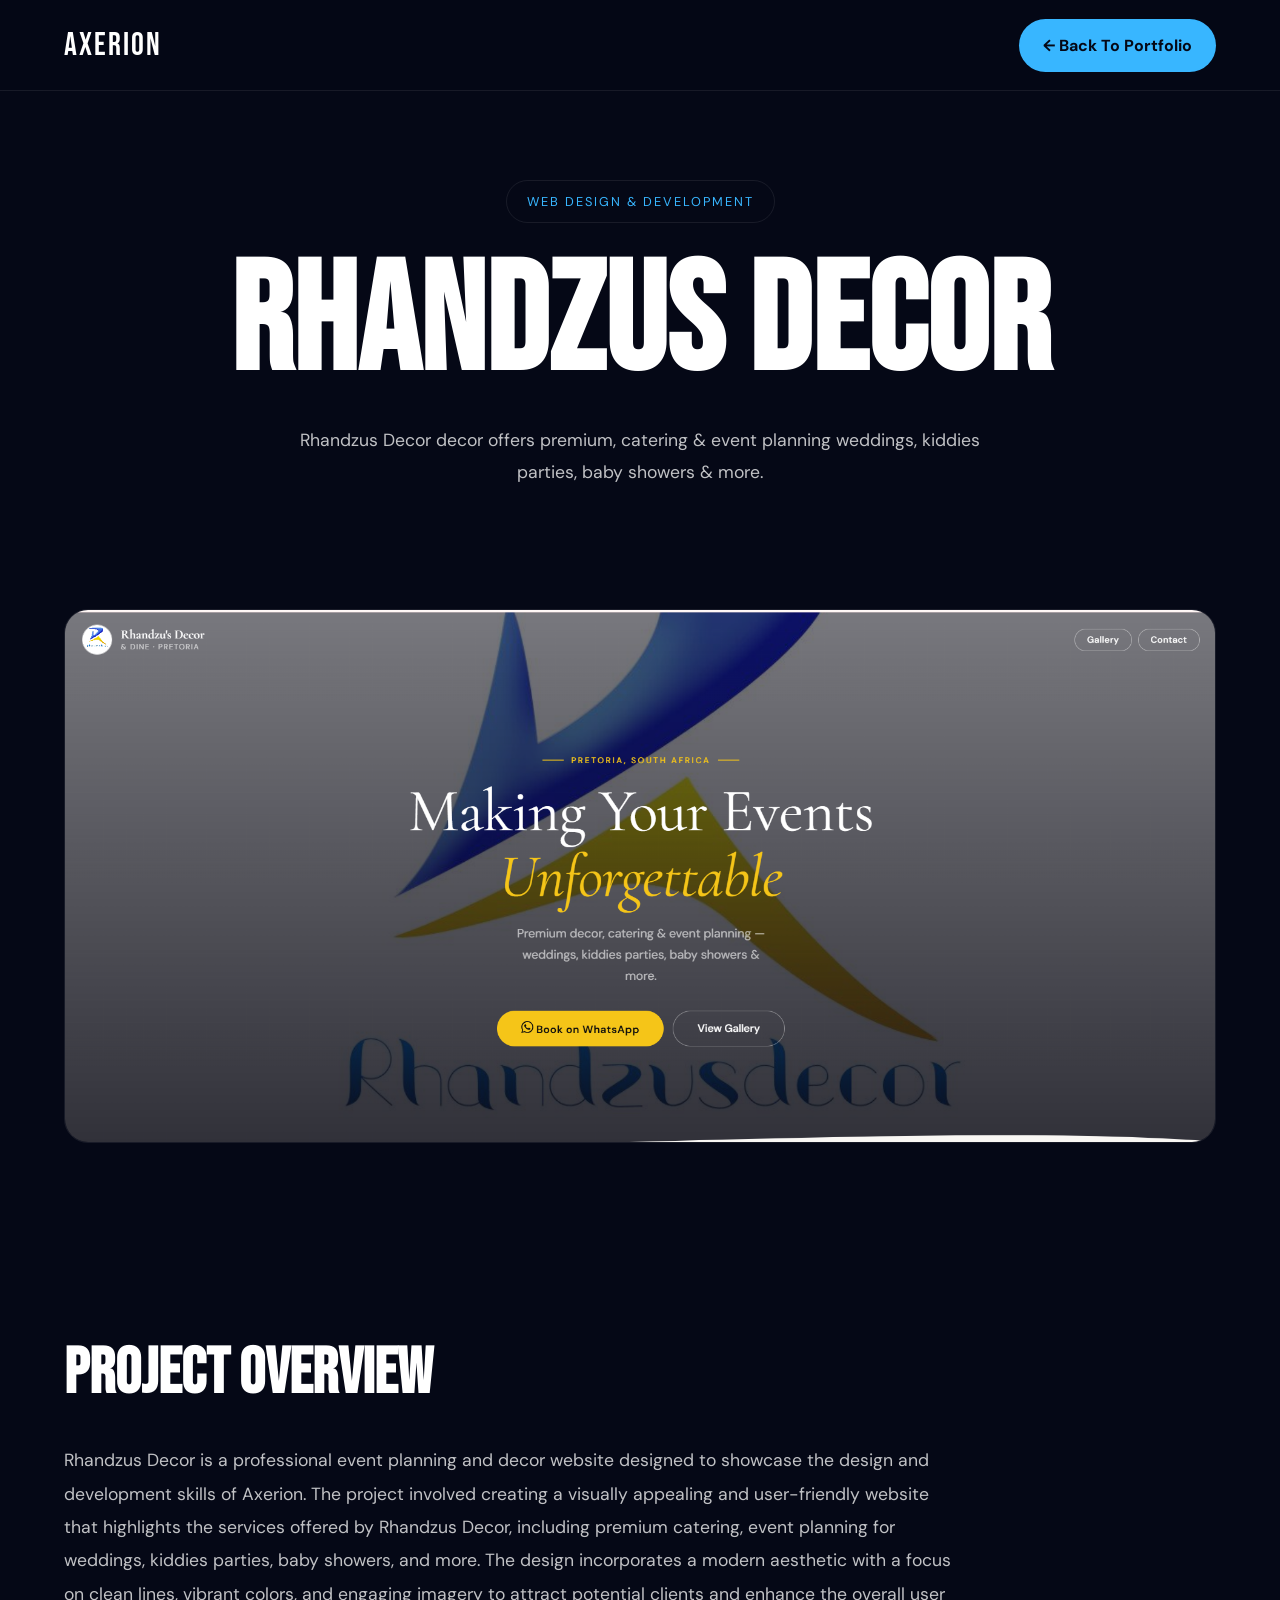
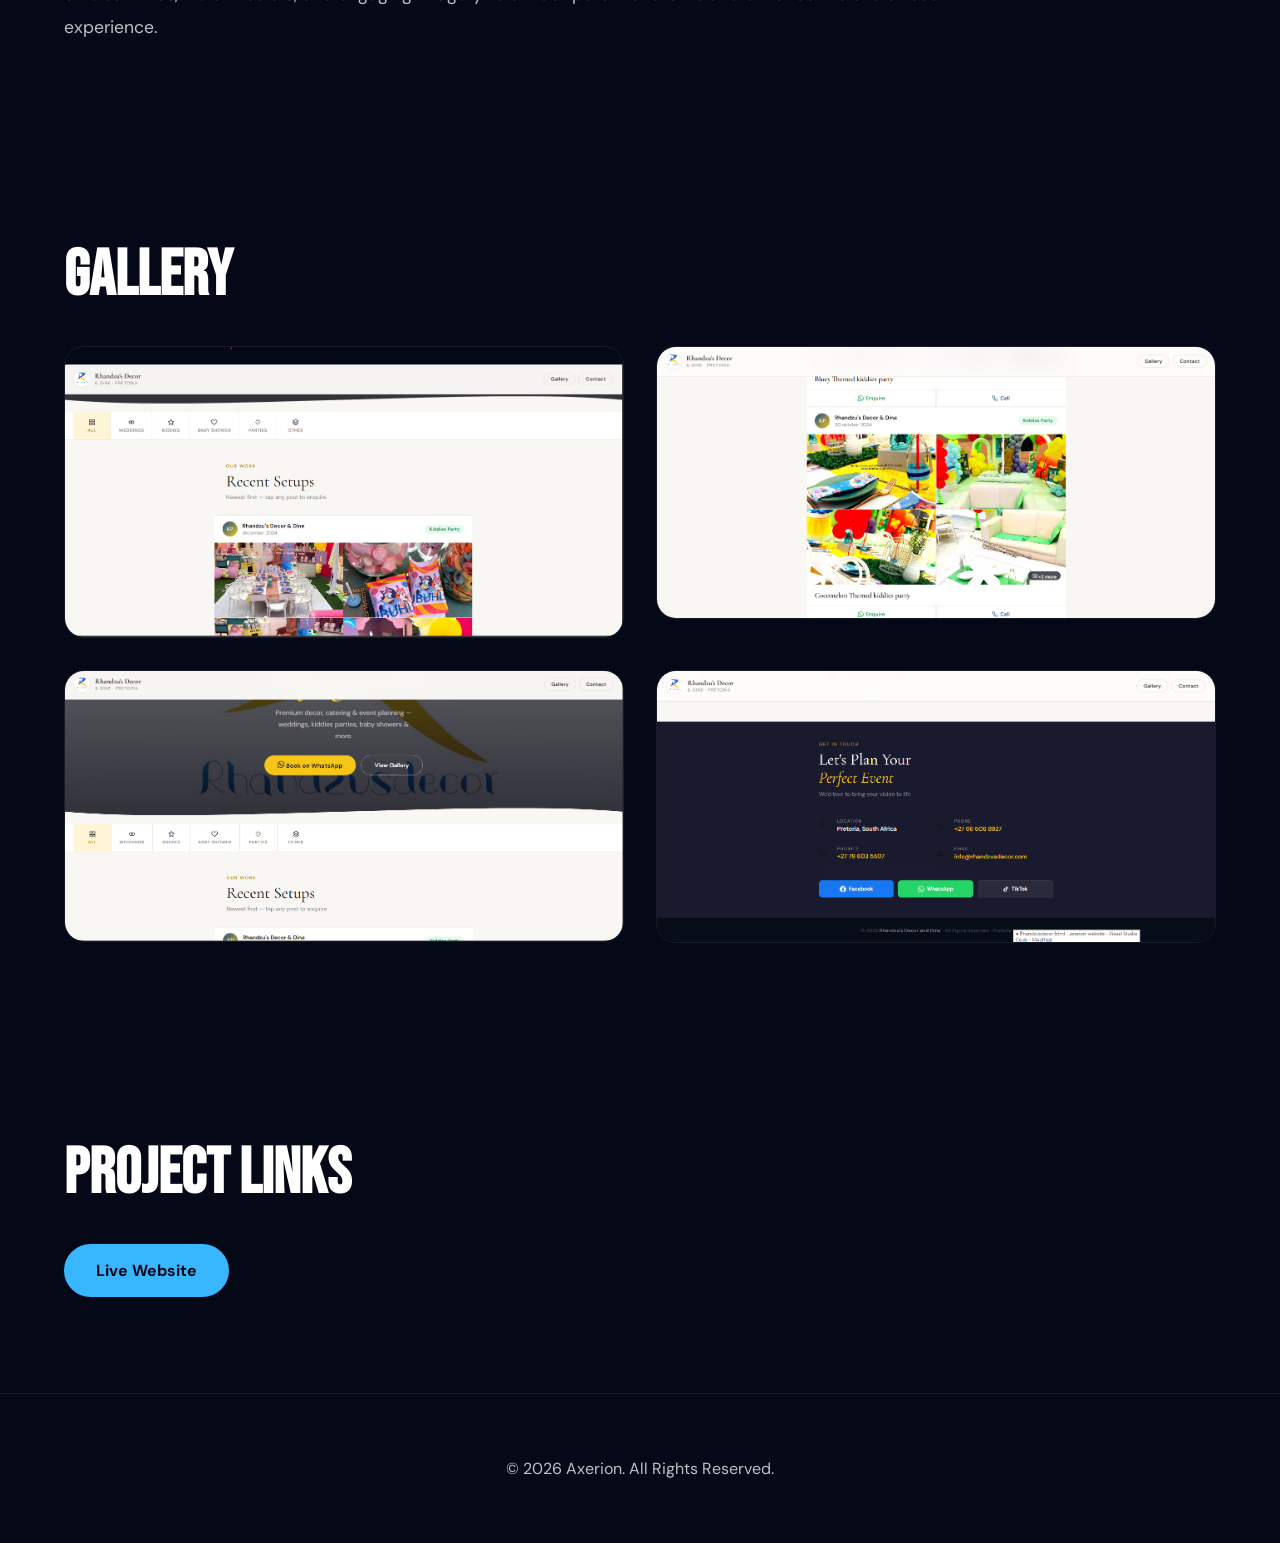
<file: Rhandzusdecor.html>
<!DOCTYPE html>
<html lang="en">
<head>
<meta charset="UTF-8">
<meta name="viewport" content="width=device-width, initial-scale=1.0">

<title>Rhandzus Decor | Axerion</title>

<link rel="preconnect" href="https://fonts.googleapis.com">
<link rel="icon" href="assets/images/Axerion_Logo.png" type="image/png"/>
<link rel="preconnect" href="https://fonts.gstatic.com" crossorigin>

<link href="https://fonts.googleapis.com/css2?family=Bebas+Neue&family=DM+Sans:wght@300;400;500;700&display=swap" rel="stylesheet">

<style>

/* ==========================
   RESET
========================== */

*{
margin:0;
padding:0;
box-sizing:border-box;
}

html{
scroll-behavior:smooth;
}

body{

font-family:'DM Sans',sans-serif;

background:#050816;

color:#ffffff;

overflow-x:hidden;
}

img{
display:block;
max-width:100%;
}

a{
text-decoration:none;
color:inherit;
}

/* ==========================
   VARIABLES
========================== */

:root{

--bg:#050816;

--surface:#0F172A;

--surface-light:#16213E;

--accent:#38B6FF;

--accent-dark:#0A4EA8;

--white:#ffffff;

--text:rgba(255,255,255,.75);

}

/* ==========================
   CONTAINER
========================== */

.container{

width:min(90%,1200px);

margin:auto;
}

/* ==========================
   NAVBAR
========================== */

.navbar{

position:fixed;

top:0;

left:0;

width:100%;

z-index:1000;

background:rgba(5,8,22,.85);

backdrop-filter:blur(20px);

border-bottom:
1px solid rgba(255,255,255,.08);
}

.navbar .container{

height:90px;

display:flex;

align-items:center;

justify-content:space-between;
}

.logo{

font-family:'Bebas Neue',sans-serif;

font-size:2rem;

letter-spacing:2px;
}

.back-btn{

padding:1rem 1.5rem;

background:var(--accent);

color:#050816;

font-weight:700;

border-radius:100px;
}

/* ==========================
   HERO
========================== */

.project-hero{

padding-top:180px;

padding-bottom:120px;

text-align:center;
}

.project-tag{

display:inline-block;

padding:.75rem 1.25rem;

border-radius:100px;

border:1px solid rgba(255,255,255,.08);

color:var(--accent);

font-size:.8rem;

letter-spacing:2px;

margin-bottom:2rem;
}

.project-hero h1{

font-family:'Bebas Neue',sans-serif;

font-size:clamp(5rem,12vw,10rem);

line-height:.9;

margin-bottom:2rem;
}

.project-hero p{

max-width:700px;

margin:auto;

font-size:1.1rem;

line-height:1.8;

color:var(--text);
}

/* ==========================
   COVER IMAGE
========================== */

.project-cover{

padding-bottom:6rem;
}

.project-cover img{

width:100%;

border-radius:24px;

border:
1px solid rgba(255,255,255,.08);
}

/* ==========================
   OVERVIEW
========================== */

.project-overview{

padding:6rem 0;
}

.section-title{

font-family:'Bebas Neue',sans-serif;

font-size:4rem;

margin-bottom:2rem;
}

.project-overview p{

max-width:900px;

line-height:1.9;

font-size:1.1rem;

color:var(--text);
}

/* ==========================
   GALLERY
========================== */

.gallery{

padding:6rem 0;
}

.gallery-grid{

display:grid;

grid-template-columns:
repeat(2,1fr);

gap:2rem;
}

.gallery-grid img{

width:100%;

border-radius:20px;

border:
1px solid rgba(255,255,255,.08);

transition:.3s ease;
}

.gallery-grid img:hover{

transform:translateY(-8px);
}

/* ==========================
   LINKS
========================== */

.project-links{

padding:6rem 0;
}

.link-buttons{

display:flex;

gap:1rem;

flex-wrap:wrap;
}

.project-btn{

padding:1rem 2rem;

background:var(--accent);

color:#050816;

font-weight:700;

border-radius:100px;

transition:.3s;
}

.project-btn:hover{

transform:translateY(-3px);
}

/* ==========================
   FOOTER
========================== */

footer{

padding:4rem 0;

text-align:center;

color:var(--text);

border-top:
1px solid rgba(255,255,255,.08);
}

/* ==========================
   MOBILE
========================== */

@media(max-width:768px){

.project-hero{

padding-top:140px;
}

.project-hero h1{

font-size:4rem;
}

.gallery-grid{

grid-template-columns:1fr;
}

.section-title{

font-size:3rem;
}

.back-btn{

padding:.8rem 1.2rem;
}

}

</style>

</head>

<body>

<!-- NAVBAR -->

<nav class="navbar">

<div class="container">

<div class="logo">

AXERION

</div>

<a href="index.html" class="back-btn">

← Back To Portfolio

</a>

</div>

</nav>

<!-- HERO -->

<section class="project-hero">

<div class="container">

<span class="project-tag">

WEB DESIGN & DEVELOPMENT

</span>

<h1>

Rhandzus Decor

</h1>

<p>

Rhandzus Decor decor offers premium, catering & event planning weddings, kiddies parties, baby showers & more.
</p>

</div>

</section>

<!-- COVER IMAGE -->

<section class="project-cover">

<div class="container">

<img
src="assets/images/Rhandzu hero.png"
alt="Project Cover">

</div>

</section>

<!-- OVERVIEW -->

<section class="project-overview">

<div class="container">

<h2 class="section-title">

PROJECT OVERVIEW

</h2>

<p>

Rhandzus Decor is a professional event planning and decor website designed to showcase the design and development skills of Axerion.
 The project involved creating a visually appealing and user-friendly website that highlights the services offered by Rhandzus Decor,
  including premium catering, event planning for weddings, kiddies parties, baby showers, and more.
 The design incorporates a modern aesthetic with a focus on clean lines, vibrant colors, and engaging imagery to attract potential clients and enhance the overall user experience.
</p>

</div>

</section>

<!-- GALLERY -->

<section class="gallery">

<div class="container">

<h2 class="section-title">

GALLERY

</h2>

<div class="gallery-grid">

<img src="assets/images/Rhandzu1.png">

<img src="assets/images/Rhandzu2.png">

<img src="assets/images/Rhandzu3.png">

<img src="assets/images/Rhandzu4.png">

</div>

</div>

</section>

<!-- LINKS -->

<section class="project-links">

<div class="container">

<h2 class="section-title">

PROJECT LINKS

</h2>

<div class="link-buttons">

<a
href="https://rhandzu-s-decor.vercel.app/index.html#gallery"
target="_blank"
class="project-btn">

Live Website

</a>



</div>

</div>

</section>

<footer>

© 2026 Axerion. All Rights Reserved.

</footer>

</body>
</html>
</file>
